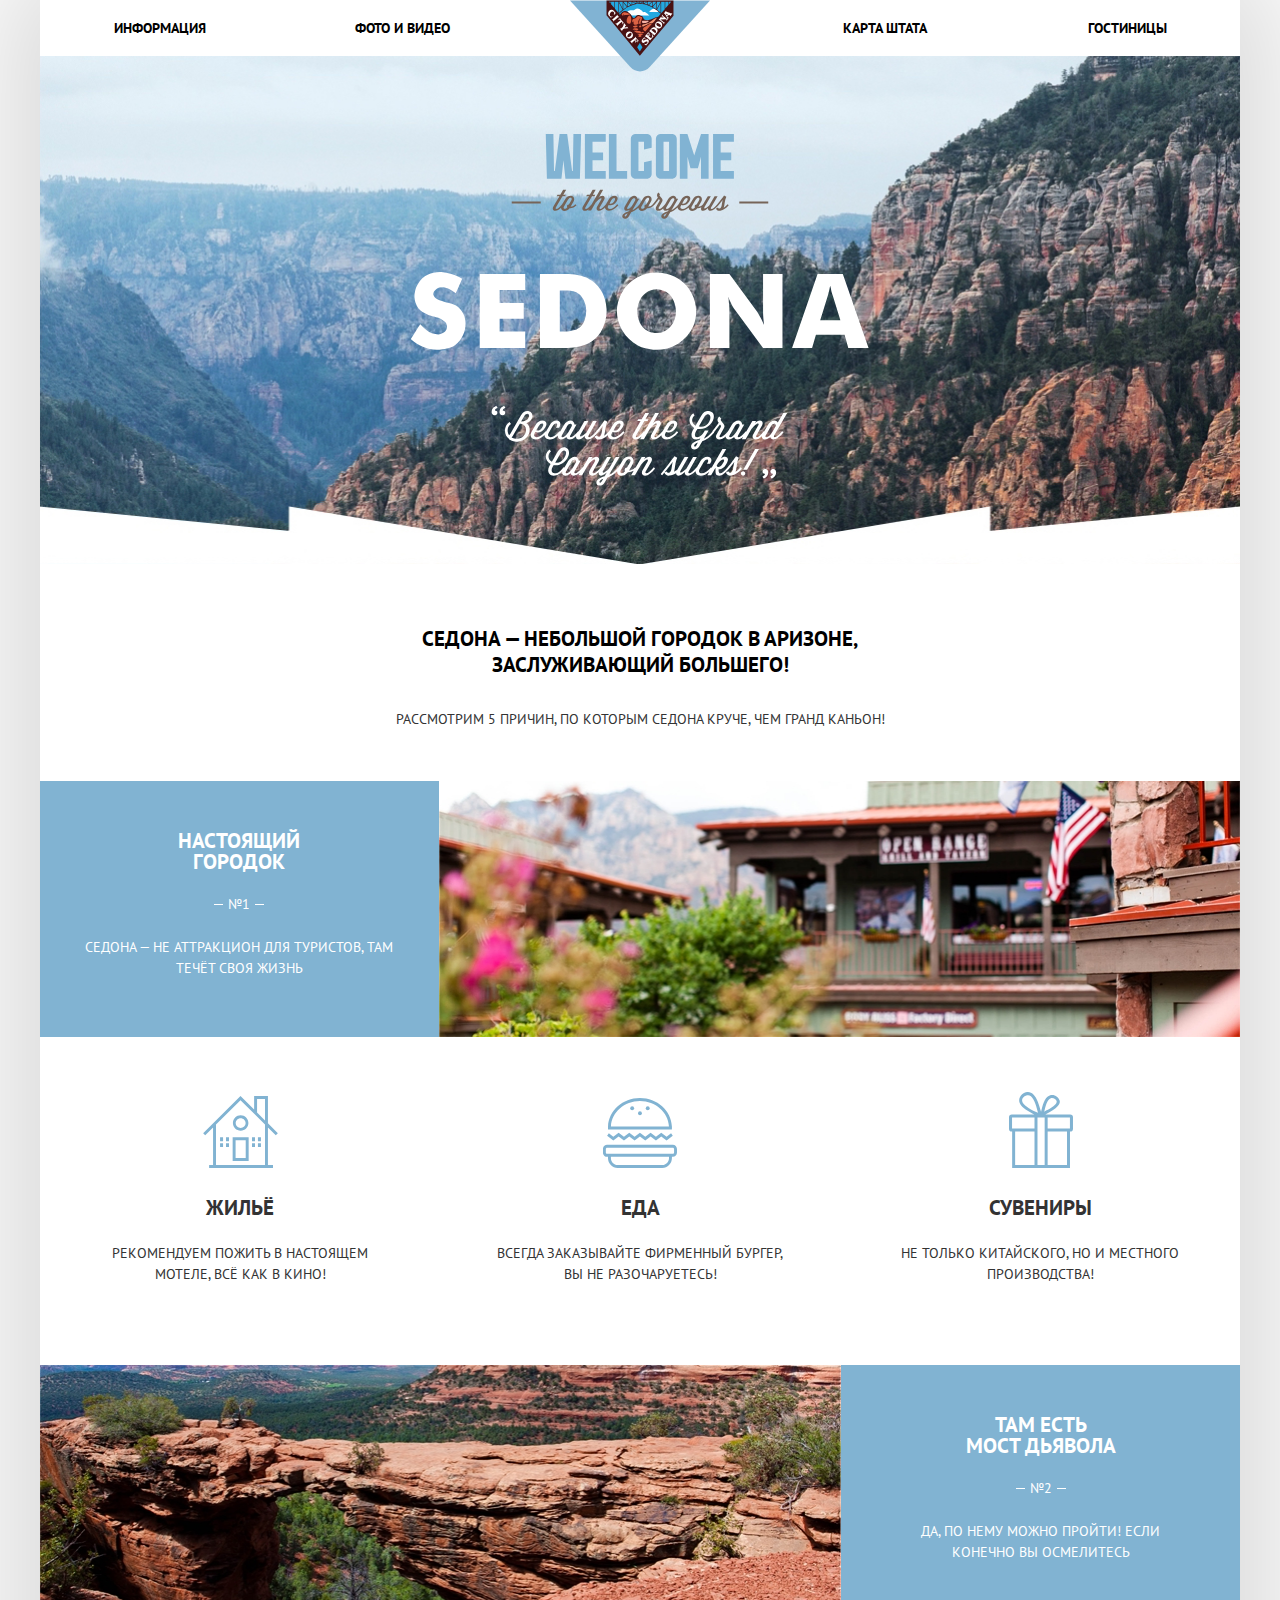
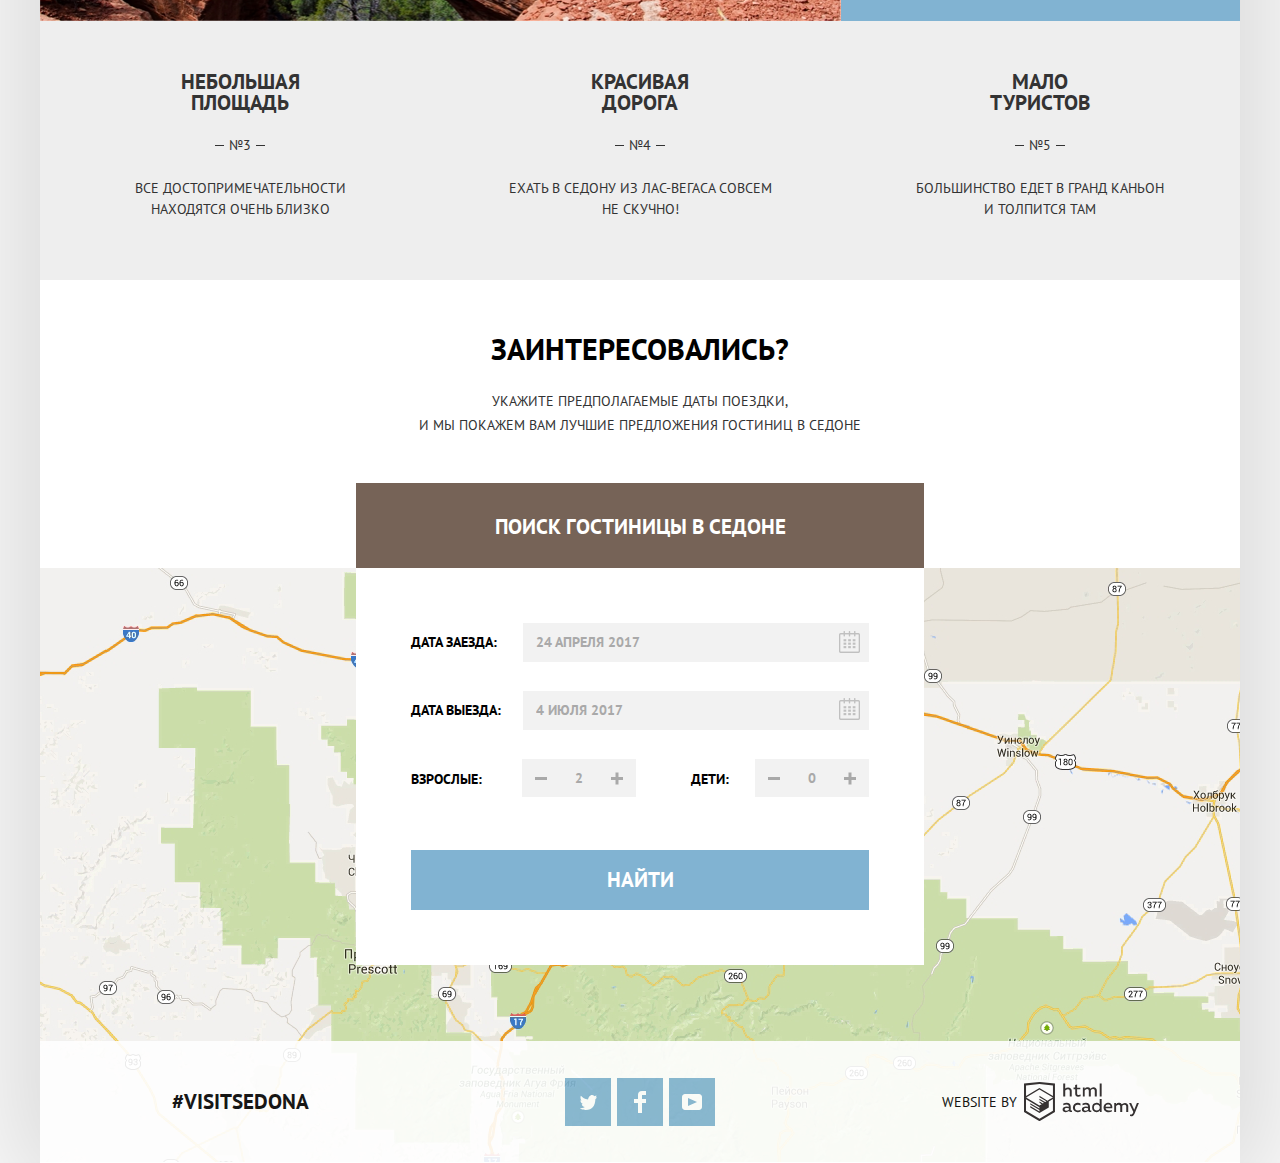
<file: index.html>
<!DOCTYPE html>
<html lang="ru">
  <head>
    <meta charset="utf-8">
    <title>HTML Academy: Седона</title>
    <link href="https://fonts.googleapis.com/css?family=PT+Sans:400,700&display=swap&subset=cyrillic" rel="stylesheet">
    <link href="css/normalize.css" rel="stylesheet"> 
    <link href="css/style-min.css" rel="stylesheet"> 
  </head>
  <body>
    <div class="container-page">
      <header class="header page">
        <nav class="navigation">
          <a href="index.html" class="logo">
            <img src="img/logo-sedona.svg" width="140" height="72" alt="Логотип Sity of Sedona" >
          </a>
          <ul class="site-navigation">
            <li class="site-navigation-menu">
              <ul>
                <li><a href="">Информация</a></li>
                <li><a href="">Фото и видео</a></li>
              </ul>
            </li>
            <li class="site-navigation-menu">
              <ul>
                <li><a href="">Карта штата</a></li>
                <li><a href="catalog.html">Гостиницы</a></li>
              </ul>
            </li>
          </ul>
        </nav>
      </header>

      <main class="container page">
        <section class="section-caption">
          <h1 class="visually-hidden">Sedona</h1>
          <img src="img/section-caption-welcome.svg" class="caption-img" width="459" height="353" alt="Welcome to the gorgeous Sedona because the grand canyon sucks!">
        </section>

        <section class="section-info">
          <h2 class="title-info">Седона — небольшой городок в Аризоне, заслуживающий большего!</h2>
          <p class="info">Рассмотрим 5 причин, по которым Седона круче, чем гранд каньон!</p>
        </section>

        <section class="benefits">
          <h2 class="visually-hidden">Список причин</h2>
          <ul class="benefits-list">
            <li class="benefits-item item-features">
              <div class="item benefits-size">
                <div class="item-box">
                  <h3>Настоящий городок</h3>
                  <p class="tiny">№1</p>
                  <p>Седона — не аттракцион для туристов, там течёт своя жизнь</p>
                </div>
                <img src="img/item-box-foto.jpg" class="benefits-img" width="800" height="256" alt="Фото городского пейзажа Седоны">
              </div>
              <div class="features">
                <ul class="features-list benefits-size">
                  <li class="features-item">
                    <div class="list-item">
                      <h4 class="item-benefits icon-1">Жильё</h4>
                      <p>Рекомендуем пожить в настоящем мотеле, всё как в кино!</p>
                    </div>
                  </li>
                  <li class="features-item">
                    <div class="list-item">
                      <h4 class="item-benefits icon-2">Еда</h4>
                      <p>Всегда заказывайте фирменный бургер, вы не разочаруетесь!</p>
                    </div>
                  </li>
                  <li class="features-item">
                    <div class="list-item">
                      <h4 class="item-benefits icon-3">Сувениры</h4>
                      <p>Не только китайского, но и местного производства!</p>
                    </div>
                  </li>
                </ul>
              </div>
            </li>
            <li class="benefits-item benefits-size benefits-bridge">
              <div class="item-box item-bridge">
                <h3>Там есть<br>мост Дьявола</h3>
                <p class="tiny">№2</p>
                <p>Да, по нему можно пройти! Если конечно вы осмелитесь</p>
              </div>
              <img src="img/item-bridge-foto.jpg" class="benefits-img" width="800" height="256" alt="Фото моста Дьявола в Седоне">
            </li>
            <li class="benefits-item item-row">
              <div class="list-item">
                <h3>Небольшая площадь</h3>
                <p class="tiny">№3</p>
                <p class="text-row">Все достопримечательности находятся очень близко</p>
              </div> 
            </li>
            <li class="benefits-item item-row">
              <div class="list-item">
                <h3>Красивая дорога</h3>
                <p class="tiny">№4</p>
                <p class="text-row">Ехать в Седону из Лас-Вегаса совсем не скучно!</p>
              </div>
            </li>
            <li class="benefits-item item-row">
              <div class="list-item">
                <h3>Мало туристов</h3>
                <p class="tiny">№5</p>
                <p class="text-row-5">Большинство едет в гранд каньон и толпится там</p>
              </div>
            </li>
          </ul>
        </section>

        <section class="modal">
          <h2 class="visually-hidden">Где остановиться в Седоне</h2>
          <p class="modal-subtitle">Заинтересовались?</p>
          <p class="modal-text">Укажите предполагаемые даты поездки,<br>и мы покажем вам лучшие предложения гостиниц в Седоне</p>
          <div class="modal-search">
            <button type="button" class="button btn-search btn-modal">Поиск гостиницы в Седоне</button>
            <form class="modal-form" action="https://echo.htmlacademy.ru" method="post">
              <label>
                Дата заезда:
                <input class="forms date-form" type="text" name="arrival" value="" placeholder="24 апреля 2017" autocomplete="off" required>
              </label>
              <button class="icon-form" type="button"></button>
              <label>
                Дата выезда:
                <input class="forms date-form" type="text" name="departure" value="" placeholder="4 июля 2017" autocomplete="off" required>
              </label>
              <button class="icon-form icon-form-departure" type="button"></button>
              <div class="form-number">
                <div class="form-number-box">
                  <label for="number-adult">Взрослые:</label>
                  <div class="number-box">
                    <button class="btn btn-min-adult" type="button" aria-label="Минус"></button>
                    <input class="forms number-form form-adult" type="text" value="" name="adult" id="number-adult" placeholder="2" autocomplete="off" required>
                    <button class="btn btn-large btn-max-adult" type="button" aria-label="Плюс"></button>
                  </div>
                </div>
                <div class="form-number-box">
                  <label class="number-child" for="number-children">Дети:</label>
                  <div class="number-box">
                    <button class="btn btn-min-children" type="button" aria-label="минус"></button>
                    <input class="forms number-form form-children" type="text" value="" name="children" id="number-children" placeholder="0" autocomplete="off" required>
                    <button class="btn btn-large btn-max-children" type="button" aria-label="Плюс"></button>
                  </div>
                </div>
              </div>
              <button type="submit" class="button btn-submit">Найти</button>
            </form>
          </div>
        </section>

        <section class="section-map">
          <h2 class="visually-hidden">Как добраться до Седоны. Карта.</h2>
          <img src="img/map.png" width="1200" height="594" alt="Карта окрестностей Седоны">
        </section>
      </main>

      <footer class="main-footer page">
        <div class="footer-container">
          <p class="hashtag">#visitsedona</p>
          <ul class="footer-social">
            <li><a href="" class="social-button">
              <span class="visually-hidden">Твиттер</span>
              <svg xmlns="http://www.w3.org/2000/svg" xmlns:xlink="http://www.w3.org/1999/xlink" width="17" height="15" viewBox="0 0 17 15">
                <path fill="#FFF" d="M10.95.144c1.685-.496 2.984.27 3.577 1.179.673-.231 1.331-.481 2.011-.708a2.345 2.345 0 0 1-.857 1.768c.685.17 1.304-.491 1.304-.491-.169 1-1.006 1.788-1.563 2.024-.231 6.75-3.175 11.217-10.077 11.082h-.446c-.41 0-4.164-.46-4.898-1.887 2.271.196 3.893-.422 4.693-1.177-.96-.3-2.679-.477-2.979-2.95.349.106.564.228 1.19.119C1.705 8.247.374 7.53.448 5.33c.285.328 1.067.536 1.34.472C1.085 5.561-.182 2.442.894.85c1.818 1.854 3.735 3.606 7.152 3.773C8.254 2.33 9.183.793 10.95.144z"/>
              </svg>
            </a></li>
            <li><a href="" class="social-button">
              <span class="visually-hidden">Фейсбук</span>
              <svg xmlns="http://www.w3.org/2000/svg" width="12" height="22" viewBox="0 0 12 22">
                <path fill="#FFF" d="M12 4V0H8a4 4 0 0 0-4 4v4H0v4h4v10h4V12h4V8H8V4h4z"/>
              </svg>
            </a></li>
            <li><a href="" class="social-button">
              <span class="visually-hidden">Ютуб</span>
              <svg xmlns="http://www.w3.org/2000/svg" xmlns:xlink="http://www.w3.org/1999/xlink" width="20" height="16" viewBox="0 0 20 16">
                <path fill="#FFF" d="M17 0H3C1.35 0 0 1.35 0 3v10c0 1.65 1.35 3 3 3h14c1.65 0 3-1.35 3-3V3c0-1.65-1.35-3-3-3zM6.027 11.998V4.002L15.014 8l-8.987 3.998z"/>
              </svg>
            </a></li>
          </ul>
          <div class="footer-copyright">
            <p>Website by</p>
            <a href="https://htmlacademy.ru/intensive/htmlcss" class="icon-logo" tabindex="0">
              <span class="visually-hidden">HTML Academy</span>
              <svg id="Layer_1" data-name="Layer 1" xmlns="http://www.w3.org/2000/svg" viewBox="0 0 108.08 36.85">
                <title>logo-htmlacademy-small1</title>
                <path d="M44.61,26.88a2,2,0,0,0,.55-0.1v1.33a3.25,3.25,0,0,1-1.18.21,1.67,1.67,0,0,1-1.67-1,4.84,4.84,0,0,1-3.14,1.08c-1.51,0-2.91-.83-2.91-2.55,0-2.13,2-2.79,3.71-2.79a11.08,11.08,0,0,1,2.17.25v-0.3c0-1-.76-1.77-2.19-1.77a7.42,7.42,0,0,0-3,.64v-1.7a10.21,10.21,0,0,1,3.19-.55c2.36,0,3.81,1.12,3.81,3.65v3a0.54,0.54,0,0,0,.49.59h0.17Zm-6.44-1.13A1.35,1.35,0,0,0,39.63,27h0.11a3.39,3.39,0,0,0,2.41-1V24.58a9.72,9.72,0,0,0-1.81-.21c-1,0-2.16.33-2.16,1.38h0Zm12.36-6.11a5,5,0,0,1,2.57.64V22a4.08,4.08,0,0,0-2.3-.7,2.75,2.75,0,1,0,0,5.49,5,5,0,0,0,2.43-.64v1.71a6.27,6.27,0,0,1-2.76.57A4.21,4.21,0,0,1,46,24.51q0-.21,0-0.41a4.32,4.32,0,0,1,4.18-4.46h0.38Zm12.17,7.24a2,2,0,0,0,.55-0.1v1.33a3.25,3.25,0,0,1-1.18.21,1.67,1.67,0,0,1-1.67-1,4.84,4.84,0,0,1-3.14,1.08c-1.51,0-2.91-.83-2.91-2.55,0-2.13,2-2.79,3.71-2.79a11.08,11.08,0,0,1,2.17.25v-0.3c0-1-.76-1.77-2.19-1.77a7.42,7.42,0,0,0-3,.64v-1.7a10.21,10.21,0,0,1,3.19-.55c2.36,0,3.81,1.12,3.81,3.65v3a0.54,0.54,0,0,0,.49.59h0.17Zm-6.44-1.13A1.35,1.35,0,0,0,57.73,27h0.11a3.39,3.39,0,0,0,2.41-1V24.58a9.72,9.72,0,0,0-1.81-.21c-1.06,0-2.16.33-2.16,1.38h0ZM73,16V28.2H71.35V26.88a3.88,3.88,0,0,1-3.19,1.54,4.4,4.4,0,0,1,0-8.78,3.81,3.81,0,0,1,3,1.3V16H73Zm-4.53,5.22a2.76,2.76,0,1,0,0,5.52A2.86,2.86,0,0,0,71.15,25V23A2.91,2.91,0,0,0,68.49,21.27ZM79,19.64c3.31,0,4.46,2.68,3.92,5.09H76.7c0.21,1.5,1.67,2.11,3.19,2.11a6.11,6.11,0,0,0,2.64-.59v1.6a7.14,7.14,0,0,1-3,.57C77,28.42,74.78,27,74.78,24a4.18,4.18,0,0,1,4-4.39H79Zm0.09,1.54a2.28,2.28,0,0,0-2.44,2.1v0.06H81.3A2,2,0,0,0,79.13,21.18Zm5.73,7V19.87h1.65v1a3.81,3.81,0,0,1,2.78-1.27A2.86,2.86,0,0,1,91.89,21a4.12,4.12,0,0,1,2.91-1.33A3.06,3.06,0,0,1,98,23V28.2h-1.9V23.05a1.59,1.59,0,0,0-1.42-1.75H94.42a2.8,2.8,0,0,0-2.07,1.12V28.2h-1.9V23.05A1.59,1.59,0,0,0,89,21.31H88.8a3,3,0,0,0-2.21,1.29v5.63H84.86Zm21.31-8.33h1.9l-3.91,9.46c-0.9,2.17-2.09,2.86-3.35,2.86a4.76,4.76,0,0,1-1.1-.14V30.46a2.86,2.86,0,0,0,.85.12c0.9,0,1.58-.64,2.07-1.9l0.17-.42-4-8.4h2l2.86,6.29ZM38.73,1.46V6.22a3.81,3.81,0,0,1,2.7-1.14,3.25,3.25,0,0,1,3.44,3.4v5.15H43V8.72a1.81,1.81,0,0,0-1.61-2h-0.3a2.93,2.93,0,0,0-2.32,1.39v5.52h-1.9V1.46h1.9ZM49.94,2.31v3h3V6.91h-3v3.81c0,1.1.5,1.46,1.58,1.46a4.49,4.49,0,0,0,1.69-.33v1.6A6.8,6.8,0,0,1,51,13.8a2.55,2.55,0,0,1-2.86-2.74V6.89H46.58V5.26h1.5V2.74Zm5.4,11.31V5.28H57v1A3.81,3.81,0,0,1,59.77,5a2.86,2.86,0,0,1,2.6,1.33A4.12,4.12,0,0,1,65.28,5,3.06,3.06,0,0,1,68.44,8.4v5.21h-1.9V8.46a1.59,1.59,0,0,0-1.42-1.75H64.89a2.8,2.8,0,0,0-2.07,1.12v5.78h-1.9V8.46A1.59,1.59,0,0,0,59.5,6.71H59.27A3,3,0,0,0,57.06,8v5.63H55.34ZM71.17,1.45H73V13.6H71.17V1.45ZM14.71,0H14.55L0,1.54V28.21l14.55,8.66,14.55-8.66V1.54Zm12.5,27.1L14.55,34.64,1.9,27.12V16.18l12.59,7.5V25L5.86,19.9v1.31l8.68,5.21v1.39L5.87,22.65V24l8.68,5.21,8.75-5.24V18.31L27.2,16V27.12Zm0-12.53-3.48,2-1.6,1L14.51,13v1.31L21,18.23H21l-0.14.09-1,.54-5.37-3.2V17l4.24,2.52-1,.67-3.2-1.9v1.31l2.1,1.24L14.5,22.1,2,14.65,14.51,7.11Zm0-1.32L14.49,5.76,1.91,13.25v-10L14.56,1.92,27.21,3.25v10h0Z" transform="translate(0 -0.02)" fill="#231f20"/>
              </svg>
            </a>
          </div>
        </div>
      </footer>  
    </div>
  
    <script src="js/popup-min.js"></script>

  </body>
</html>
</file>
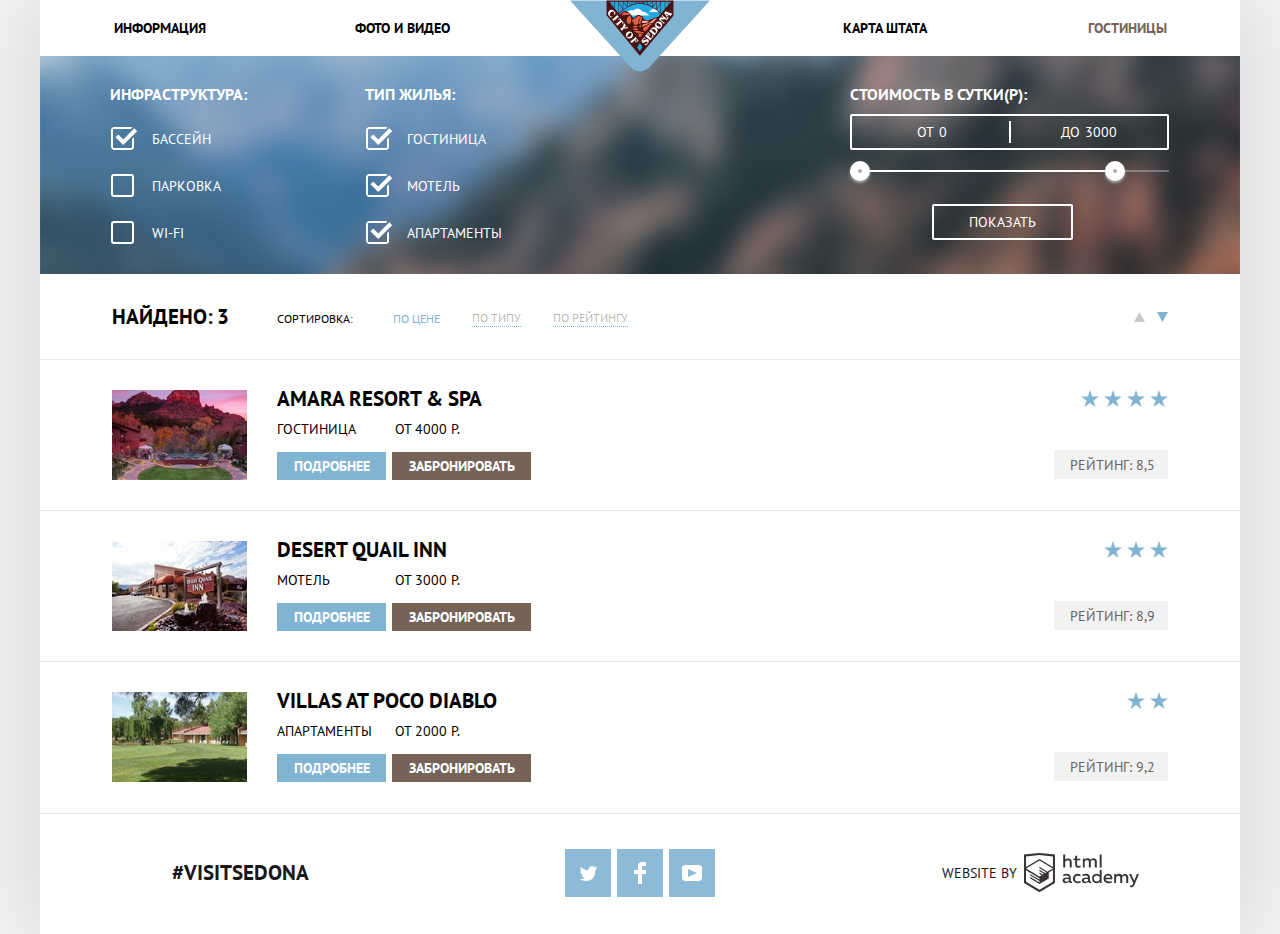
<file: catalog.html>
<!DOCTYPE html>
<html lang="ru">
  <head>
    <meta charset="utf-8">
    <title>HTML Academy: Седона</title>
    <link href="https://fonts.googleapis.com/css?family=PT+Sans:400,700&display=swap&subset=cyrillic" rel="stylesheet">
    <link href="css/normalize.css" rel="stylesheet"> 
    <link href="css/style-min.css" rel="stylesheet"> 
  </head>
  <body>
    <div class="container-page">
      <header class="header page">
        <nav class="navigation">
          <a href="index.html" class="logo">
            <img src="img/logo-sedona.svg" width="140" height="72" alt="Логотип Sity of Sedona">
          </a>
          <ul class="site-navigation">
            <li class="site-navigation-menu">
              <ul>
                <li><a href="">Информация</a></li>
                <li><a href="">Фото и видео</a></li>
              </ul>
            </li>
            <li class="site-navigation-menu">
              <ul>
                <li><a href="">Карта штата</a></li>
                <li class="item-current"><a href="catalog.html">Гостиницы</a></li>
              </ul>
            </li>
          </ul>
        </nav>
      </header>

      <main class="container page">
        <h1 class="visually-hidden">Гостиницы</h1>
        <section class="filters">
          <h2 class="visually-hidden">Параметры выбора гостиницы</h2>
          <form class="filter" action="https://echo.htmlacademy.ru" method="post">
            <fieldset class="filter-checkbox">
              <legend>Инфраструктура:</legend>
              <ul>
                <li class="filter-option">
                  <input class="visually-hidden filter-input filter-input-checkbox" type="checkbox" name="pool" id="file-pool" checked>
                  <label for="file-pool">Бассейн</label>
                </li>
                <li class="filter-option">
                  <input class="visually-hidden filter-input filter-input-checkbox" type="checkbox" name="parking" id="file-parking">
                  <label for="file-parking">Парковка</label>
                </li>
                <li class="filter-option">
                  <input class="visually-hidden filter-input filter-input-checkbox" type="checkbox" name="wi-fi" id="file-wi-fi">
                  <label for="file-wi-fi">Wi-Fi</label>
                </li>
              </ul>
            </fieldset>
            <fieldset class="filter-checkbox">
              <legend>Тип жилья:</legend>
              <ul>
                <li class="filter-option">
                  <input class="visually-hidden filter-input filter-input-checkbox" type="checkbox" name="hotel" id="file-hotel" checked>
                  <label for="file-hotel">Гостиница</label>
                </li>
                <li class="filter-option">
                  <input class="visually-hidden filter-input filter-input-checkbox" type="checkbox" name="motor-hotel" id="file-motor-hotel" checked>
                  <label for="file-motor-hotel">Мотель</label>
                </li>
                <li class="filter-option">
                  <input class="visually-hidden filter-input filter-input-checkbox" type="checkbox" name="apartment" id="file-apartment" checked>
                  <label for="file-apartment">Апартаменты</label>
                </li>
              </ul>
            </fieldset>
            <div class="filter-box-cost">
              <div class="filter-range">
                <div class="filter-range-title">
                  Стоимость в сутки(р):
                </div>
                <div class="price-controls">
                  <label class="min-price">
                    от<input type="text" name="min-price" value="0">
                  </label>
                  <label class="max-price">
                    до<input type="text" name="max-price" value="3000">
                  </label>
                </div>
                <div class="range-controls">
                  <div class="scale">
                    <div class="bar"></div>
                  </div>
                  <div class="range-toggle range-toggle-min"></div>
                  <div class="range-toggle range-toggle-max"></div>
                </div>
                <button class="btn-transparent" type="submit">Показать</button>
              </div>
            </div>
          </form>
        </section>

        <section class="filter-results">
          <h2 class="visually-hidden">Сортировка результатов</h2>
          <div class="search">
            <p>Найдено:</p> 
            <p>3</p>
          </div>
          <h3>Сортировка:</h3>
          <a class="filter-type filter-active" href="" tabindex="0">По цене</a>
          <a class="filter-type" href="" tabindex="0">По типу</a>
          <a class="filter-type" href="" tabindex="0">По рейтингу</a>
          <div class="control">    
            <a href="" class="btn-control" aria-label="Прокрутить вверх">
              <svg xmlns="http://www.w3.org/2000/svg" width="11" height="10" viewBox="0 0 11 10"><path fill="#231F20" d="M5.5 0L0 10h11z"/></svg>
            </a>
            <a href="" class="btn-control btn-active" aria-label="Прокрутить вниз">
              <svg xmlns="http://www.w3.org/2000/svg" width="11" height="10" viewBox="0 0 11 10"><path fill="#231F20" d="M5.5 10L0 0h11"/></svg>
            </a>
          </div>
        </section>
              
        <section class="catalog">
          <h2 class="visually-hidden">Список гостиниц</h2>
          <ul class="catalog-list">
            <li class="catalog-item">
              <a href="">
                <img src="img/catalog-item-hotel-1.jpg" width="135" height="90" alt="Гостиница Amara Resort & Spa">
              </a>
              <div class="catalog-info">
                <a href="" class="item-link">
                  <h3>Amara Resort & Spa</h3>
                </a>
                <div class="item-text">
                  <span>Гостиница</span>
                  <span>от 4000 Р.</span>
                </div>
                <div class="buttons">
                  <a class="button btn-submit" href="">Подробнее</a>
                  <a class="button btn-search" href="">Забронировать</a>  
                </div> 
              </div>    
              <div class="rating-box">       
                <ul class="catalog-list-star">
                  <li></li>
                  <li></li>
                  <li></li>
                  <li></li>
                </ul>
                <p class="item-rating">Рейтинг: 8,5</p>
              </div>
            </li>

            <li class="catalog-item">
              <a href="">
                <img src="img/catalog-item-hotel-2.jpg" width="135" height="90" alt="Мотель Desert Quail Inn">
              </a>
              <div class="catalog-info">
                <a href="" class="item-link">
                  <h3>Desert Quail Inn</h3>
                </a>
                <div class="item-text">
                  <span>Мотель</span>
                  <span>от 3000 Р.</span>
                </div>
                <div class="buttons">
                  <a class="button btn-submit" href="">Подробнее</a>
                  <a class="button btn-search" href="">Забронировать</a> 
                </div>
              </div>   
              <div class="rating-box">           
                <ul class="catalog-list-star">
                  <li></li>
                  <li></li>
                  <li></li>
                </ul>
                <p class="item-rating">Рейтинг: 8,9</p>
              </div>
            </li>

            <li class="catalog-item">
              <a href="">
                <img src="img/catalog-item-hotel-3.jpg" width="135" height="90" alt="Апартаменты Villas at Poco Diablo">
              </a>
              <div class="catalog-info">
                <a href="" class="item-link">
                  <h3>Villas at Poco Diablo</h3>
                </a>
                <div class="item-text">
                  <span>Апартаменты</span>
                  <span>от 2000 Р.</span>
                </div>
                <div class="buttons">
                  <a class="button btn-submit" href="">Подробнее</a>
                  <a class="button btn-search" href="">Забронировать</a>
                </div> 
              </div>    
              <div class="rating-box">         
                <ul class="catalog-list-star">
                  <li></li>
                  <li></li>
                </ul>
                <p class="item-rating">Рейтинг: 9,2</p>
              </div>
            </li>
          </ul>
        </section>
      </main>

      <footer class="main-footer page">
        <div class="footer-container">
          <p class="hashtag">#visitsedona</p>
          <ul class="footer-social">
            <li><a href="" class="social-button">
              <span class="visually-hidden">Твиттер</span>
              <svg xmlns="http://www.w3.org/2000/svg" xmlns:xlink="http://www.w3.org/1999/xlink" width="17" height="15" viewBox="0 0 17 15">
                <path fill="#FFF" d="M10.95.144c1.685-.496 2.984.27 3.577 1.179.673-.231 1.331-.481 2.011-.708a2.345 2.345 0 0 1-.857 1.768c.685.17 1.304-.491 1.304-.491-.169 1-1.006 1.788-1.563 2.024-.231 6.75-3.175 11.217-10.077 11.082h-.446c-.41 0-4.164-.46-4.898-1.887 2.271.196 3.893-.422 4.693-1.177-.96-.3-2.679-.477-2.979-2.95.349.106.564.228 1.19.119C1.705 8.247.374 7.53.448 5.33c.285.328 1.067.536 1.34.472C1.085 5.561-.182 2.442.894.85c1.818 1.854 3.735 3.606 7.152 3.773C8.254 2.33 9.183.793 10.95.144z"/>
              </svg>
            </a></li>
            <li><a href="" class="social-button">
              <span class="visually-hidden">Фейсбук</span>
              <svg xmlns="http://www.w3.org/2000/svg" width="12" height="22" viewBox="0 0 12 22">
                <path fill="#FFF" d="M12 4V0H8a4 4 0 0 0-4 4v4H0v4h4v10h4V12h4V8H8V4h4z"/>
              </svg>
            </a></li>
            <li><a href="" class="social-button">
              <span class="visually-hidden">Ютуб</span>
              <svg xmlns="http://www.w3.org/2000/svg" xmlns:xlink="http://www.w3.org/1999/xlink" width="20" height="16" viewBox="0 0 20 16">
                <path fill="#FFF" d="M17 0H3C1.35 0 0 1.35 0 3v10c0 1.65 1.35 3 3 3h14c1.65 0 3-1.35 3-3V3c0-1.65-1.35-3-3-3zM6.027 11.998V4.002L15.014 8l-8.987 3.998z"/>
              </svg>
            </a></li>
          </ul>
          <div class="footer-copyright">
            <p>Website by</p>
            <a href="https://htmlacademy.ru/intensive/htmlcss" class="icon-logo" tabindex="0">
              <span class="visually-hidden">HTML Academy</span>
              <svg id="Layer_1" data-name="Layer 1" xmlns="http://www.w3.org/2000/svg" viewBox="0 0 108.08 36.85">
                <title>logo-htmlacademy-small1</title>
                <path d="M44.61,26.88a2,2,0,0,0,.55-0.1v1.33a3.25,3.25,0,0,1-1.18.21,1.67,1.67,0,0,1-1.67-1,4.84,4.84,0,0,1-3.14,1.08c-1.51,0-2.91-.83-2.91-2.55,0-2.13,2-2.79,3.71-2.79a11.08,11.08,0,0,1,2.17.25v-0.3c0-1-.76-1.77-2.19-1.77a7.42,7.42,0,0,0-3,.64v-1.7a10.21,10.21,0,0,1,3.19-.55c2.36,0,3.81,1.12,3.81,3.65v3a0.54,0.54,0,0,0,.49.59h0.17Zm-6.44-1.13A1.35,1.35,0,0,0,39.63,27h0.11a3.39,3.39,0,0,0,2.41-1V24.58a9.72,9.72,0,0,0-1.81-.21c-1,0-2.16.33-2.16,1.38h0Zm12.36-6.11a5,5,0,0,1,2.57.64V22a4.08,4.08,0,0,0-2.3-.7,2.75,2.75,0,1,0,0,5.49,5,5,0,0,0,2.43-.64v1.71a6.27,6.27,0,0,1-2.76.57A4.21,4.21,0,0,1,46,24.51q0-.21,0-0.41a4.32,4.32,0,0,1,4.18-4.46h0.38Zm12.17,7.24a2,2,0,0,0,.55-0.1v1.33a3.25,3.25,0,0,1-1.18.21,1.67,1.67,0,0,1-1.67-1,4.84,4.84,0,0,1-3.14,1.08c-1.51,0-2.91-.83-2.91-2.55,0-2.13,2-2.79,3.71-2.79a11.08,11.08,0,0,1,2.17.25v-0.3c0-1-.76-1.77-2.19-1.77a7.42,7.42,0,0,0-3,.64v-1.7a10.21,10.21,0,0,1,3.19-.55c2.36,0,3.81,1.12,3.81,3.65v3a0.54,0.54,0,0,0,.49.59h0.17Zm-6.44-1.13A1.35,1.35,0,0,0,57.73,27h0.11a3.39,3.39,0,0,0,2.41-1V24.58a9.72,9.72,0,0,0-1.81-.21c-1.06,0-2.16.33-2.16,1.38h0ZM73,16V28.2H71.35V26.88a3.88,3.88,0,0,1-3.19,1.54,4.4,4.4,0,0,1,0-8.78,3.81,3.81,0,0,1,3,1.3V16H73Zm-4.53,5.22a2.76,2.76,0,1,0,0,5.52A2.86,2.86,0,0,0,71.15,25V23A2.91,2.91,0,0,0,68.49,21.27ZM79,19.64c3.31,0,4.46,2.68,3.92,5.09H76.7c0.21,1.5,1.67,2.11,3.19,2.11a6.11,6.11,0,0,0,2.64-.59v1.6a7.14,7.14,0,0,1-3,.57C77,28.42,74.78,27,74.78,24a4.18,4.18,0,0,1,4-4.39H79Zm0.09,1.54a2.28,2.28,0,0,0-2.44,2.1v0.06H81.3A2,2,0,0,0,79.13,21.18Zm5.73,7V19.87h1.65v1a3.81,3.81,0,0,1,2.78-1.27A2.86,2.86,0,0,1,91.89,21a4.12,4.12,0,0,1,2.91-1.33A3.06,3.06,0,0,1,98,23V28.2h-1.9V23.05a1.59,1.59,0,0,0-1.42-1.75H94.42a2.8,2.8,0,0,0-2.07,1.12V28.2h-1.9V23.05A1.59,1.59,0,0,0,89,21.31H88.8a3,3,0,0,0-2.21,1.29v5.63H84.86Zm21.31-8.33h1.9l-3.91,9.46c-0.9,2.17-2.09,2.86-3.35,2.86a4.76,4.76,0,0,1-1.1-.14V30.46a2.86,2.86,0,0,0,.85.12c0.9,0,1.58-.64,2.07-1.9l0.17-.42-4-8.4h2l2.86,6.29ZM38.73,1.46V6.22a3.81,3.81,0,0,1,2.7-1.14,3.25,3.25,0,0,1,3.44,3.4v5.15H43V8.72a1.81,1.81,0,0,0-1.61-2h-0.3a2.93,2.93,0,0,0-2.32,1.39v5.52h-1.9V1.46h1.9ZM49.94,2.31v3h3V6.91h-3v3.81c0,1.1.5,1.46,1.58,1.46a4.49,4.49,0,0,0,1.69-.33v1.6A6.8,6.8,0,0,1,51,13.8a2.55,2.55,0,0,1-2.86-2.74V6.89H46.58V5.26h1.5V2.74Zm5.4,11.31V5.28H57v1A3.81,3.81,0,0,1,59.77,5a2.86,2.86,0,0,1,2.6,1.33A4.12,4.12,0,0,1,65.28,5,3.06,3.06,0,0,1,68.44,8.4v5.21h-1.9V8.46a1.59,1.59,0,0,0-1.42-1.75H64.89a2.8,2.8,0,0,0-2.07,1.12v5.78h-1.9V8.46A1.59,1.59,0,0,0,59.5,6.71H59.27A3,3,0,0,0,57.06,8v5.63H55.34ZM71.17,1.45H73V13.6H71.17V1.45ZM14.71,0H14.55L0,1.54V28.21l14.55,8.66,14.55-8.66V1.54Zm12.5,27.1L14.55,34.64,1.9,27.12V16.18l12.59,7.5V25L5.86,19.9v1.31l8.68,5.21v1.39L5.87,22.65V24l8.68,5.21,8.75-5.24V18.31L27.2,16V27.12Zm0-12.53-3.48,2-1.6,1L14.51,13v1.31L21,18.23H21l-0.14.09-1,.54-5.37-3.2V17l4.24,2.52-1,.67-3.2-1.9v1.31l2.1,1.24L14.5,22.1,2,14.65,14.51,7.11Zm0-1.32L14.49,5.76,1.91,13.25v-10L14.56,1.92,27.21,3.25v10h0Z" transform="translate(0 -0.02)" fill="#231f20"/>
              </svg>
            </a>
          </div>
        </div>
      </footer>
    </div>
  </body>
</html>
</file>
<file: css/style-min.css>
body{margin:0;padding:0;min-width:1200px;background-color:#fff}.container-page{max-width:1200px;min-width:1200px;margin:0 auto;padding:0;font-family:"PT Sans",Arial,sans-serif;font-size:14px;line-height:21px;font-weight:400;color:#000;text-transform:uppercase;background-color:#fff;-webkit-box-shadow:0 0 110px 40px #dbdbdb;box-shadow:0 0 110px 40px #dbdbdb}@media screen and (min-width:1200px){.container-page{overflow-x:hidden;overflow-y:hidden}}.page{width:100%;margin:0 auto}a{text-decoration:none}.header{position:relative}.logo img{position:absolute;z-index:1;top:0;left:0;right:0;margin:auto}.navigation{font-size:14px;font-weight:700;line-height:26px;color:#000;background-color:#fff}.site-navigation{display:-webkit-box;display:-ms-flexbox;display:flex;-webkit-box-pack:justify;-ms-flex-pack:justify;justify-content:space-between;padding:0;padding-top:15px;padding-bottom:15px;margin:0}.site-navigation-menu{display:-webkit-box;display:-ms-flexbox;display:flex;-webkit-box-pack:justify;-ms-flex-pack:justify;justify-content:space-between;padding:0;margin:0}.site-navigation-menu:last-of-type{margin-right:-7px}.site-navigation,.site-navigation-menu,.site-navigation-menu ul,.benefits-list,.features-list{list-style:none}.site-navigation-menu ul{display:-webkit-box;display:-ms-flexbox;display:flex;-ms-flex-pack:distribute;justify-content:space-around;width:484px;padding:0;margin:0}.site-navigation a{color:#000}.site-navigation a:hover{color:#81b3d2}.site-navigation a:focus{color:#bebebe}.site-navigation a:active{color:#766357}.item-current a{color:#766357}.section-caption{position:relative;display:-webkit-box;display:-ms-flexbox;display:flex;-webkit-box-pack:center;-ms-flex-pack:center;justify-content:center;-webkit-box-align:center;-ms-flex-align:center;align-items:center;min-height:508px;background-color:#385265;background-image:url(../img/background-section-caption.jpg);background-position:bottom;background-repeat:no-repeat;background-size:cover}@media (min-width:1200px){.section-caption{max-width:100%}}.section-caption img{position:absolute;top:50%;bottom:50%;left:50%;right:50%;-webkit-transform:translate(-50%,-50%);-ms-transform:translate(-50%,-50%);transform:translate(-50%,-50%)}.section-info{display:-webkit-box;display:-ms-flexbox;display:flex;-webkit-box-orient:vertical;-webkit-box-direction:normal;-ms-flex-direction:column;flex-direction:column;-webkit-box-align:center;-ms-flex-align:center;align-items:center;margin:0;padding:62px;padding-bottom:49px}.title-info{display:inline-block;vertical-align:center;text-align:center;max-width:50%;margin:0;margin-bottom:28px;padding:0;font-size:21px;font-weight:700;line-height:26px}.info{text-align:center;padding:0;margin:0;color:#333;font-size:14px;font-weight:400;line-height:26px}.benefits{padding:0;margin:0}.benefits-img{width:67%}.benefits-list{display:-webkit-box;display:-ms-flexbox;display:flex;-webkit-box-orient:horizontal;-webkit-box-direction:normal;-ms-flex-direction:row;flex-direction:row;-ms-flex-wrap:wrap;flex-wrap:wrap;padding:0;margin:0}.benefits-item{display:-webkit-box;display:-ms-flexbox;display:flex;padding:0;margin:0}.benefits-item,.features-item{color:#333}.benefits-item h3,.features-item h4{font-size:21px;font-weight:700;line-height:21px;max-width:157px}.item-bridge h3{max-width:180px}.item-features{-ms-flex-wrap:wrap;flex-wrap:wrap}.benefits-size{width:1200px}.item{display:-webkit-box;display:-ms-flexbox;display:flex;padding:0;margin:0}.item-box{display:-webkit-box;display:-ms-flexbox;display:flex;-webkit-box-orient:vertical;-webkit-box-direction:normal;-ms-flex-direction:column;flex-direction:column;-webkit-box-align:center;-ms-flex-align:center;align-items:center;width:400px;margin:0;padding:0;padding-top:49px;padding-bottom:20px;background-color:#81b3d2;color:#fff}.item-box h3,.list-item h3,.item-box p:first-of-type,.item-row p:first-of-type{text-align:center;padding:0;margin:0;margin-bottom:22px}.item-box p{max-width:320px}.item-bridge p{max-width:304px}.item-box p,.list-item p{text-align:center;padding:0;margin:0}.item-box p,.features-item p{font-size:14px;font-weight:400;line-height:21px}.tiny{display:-webkit-box;display:-ms-flexbox;display:flex;-webkit-box-align:center;-ms-flex-align:center;align-items:center;-webkit-box-pack:center;-ms-flex-pack:center;justify-content:center;padding:0 2px}.tiny::before,.tiny::after{content:" ";display:block;width:9px;height:1px;margin:0 5px;background:#fff}.item-row .tiny::before,.item-row .tiny::after{background:#333}.features{padding:0;margin:0}.features-list{display:-webkit-box;display:-ms-flexbox;display:flex;-ms-flex-pack:distribute;justify-content:space-around;-ms-flex-wrap:wrap;flex-wrap:wrap;padding:0;margin:0}.features-item{display:-webkit-box;display:-ms-flexbox;display:flex;min-height:188px;margin:0;padding:0;padding-top:60px;padding-bottom:80px}.list-item{display:-webkit-box;display:-ms-flexbox;display:flex;-webkit-box-orient:vertical;-webkit-box-direction:normal;-ms-flex-direction:column;flex-direction:column;-webkit-box-pack:end;-ms-flex-pack:end;justify-content:flex-start;-webkit-box-align:center;-ms-flex-align:center;align-items:center;padding:0;margin:0}@media all and (-ms-high-contrast:none),(-ms-high-contrast:active){.list-item p{max-width:360px}}.list-item p{max-width:300px}.item-benefits{position:relative;margin:0;margin-top:100px;margin-bottom:25px;padding:0}.item-benefits::before{content:" ";position:absolute;bottom:50px;left:50%;margin-left:-37px}.icon-1::before{width:75px;height:72px;background-image:url(../img/icon-1-house.svg);background-repeat:no-repeat}.icon-2::before{width:74px;height:70px;background-image:url(../img/icon-2-burger.svg);background-repeat:no-repeat}.icon-3::before{margin-left:-31px;width:64px;height:76px;background-image:url(../img/icon-3-souvenir.svg);background-repeat:no-repeat}.benefits-bridge{-webkit-box-orient:horizontal;-webkit-box-direction:reverse;-ms-flex-direction:row-reverse;flex-direction:row-reverse}.item-row{-webkit-box-pack:center;-ms-flex-pack:center;justify-content:center;width:400px;padding-top:50px;padding-bottom:60px;background-color:#eee}.item-row .text-row{max-width:266px}.item-row .text-row-5{max-width:255px}.modal{display:-webkit-box;display:-ms-flexbox;display:flex;-webkit-box-orient:vertical;-webkit-box-direction:normal;-ms-flex-direction:column;flex-direction:column;-webkit-box-align:center;-ms-flex-align:center;align-items:center;padding:0;padding-right:20px;padding-top:51px;padding-left:20px;margin:0}.modal-subtitle{padding:0;margin:0;margin-bottom:22px;font-size:30px;font-weight:700;line-height:36px}.modal-text{text-align:center;padding:0;margin:0;margin-bottom:46px;font-size:14px;font-weight:400;line-height:24px;color:#333}.modal-form{position:absolute;top:85px;left:50%;-webkit-transform:translateX(-50%);-ms-transform:translateX(-50%);transform:translateX(-50%);display:-webkit-box;display:-ms-flexbox;display:flex;-webkit-box-orient:vertical;-webkit-box-direction:normal;-ms-flex-direction:column;flex-direction:column;width:458px;min-height:286px;margin:0;padding:55px;background-color:#fff}.modal-hide{display:none}.modal-search{position:relative;display:-webkit-box;display:-ms-flexbox;display:flex;width:568px;padding:0;margin:0}.modal-search label{display:-webkit-box;display:-ms-flexbox;display:flex;-webkit-box-pack:justify;-ms-flex-pack:justify;justify-content:space-between;-webkit-box-align:center;-ms-flex-align:center;align-items:center;padding:0;margin:0;margin-bottom:29px;font-size:14px;font-weight:700;text-transform:uppercase}.btn-search{width:auto;margin:0;padding-top:31px;padding-right:5px;padding-bottom:28px;padding-left:5px;background-color:#766357}.btn-search:hover{background-color:#604e43}.btn-search:active{outline:none;color:rgba(255,255,255,.3);background-color:#503e33}.btn-search:focus{outline:none}.btn-modal{width:100%}.button{font:inherit;text-align:center;color:#fff;vertical-align:middle;font-size:21px;font-weight:700;line-height:26px;text-transform:uppercase;border:none}.forms,.btn{font:inherit;text-transform:uppercase;background:#f2f2f2;border:none}.forms:hover,.btn:hover{background-color:#ebebeb}.forms:focus,.btn:focus{background-color:#fff;outline:2px solid #e5e5e5;outline-offset:-2px}@media all and (-ms-high-contrast:none),(-ms-high-contrast:active){input[type="text"]{background:#f2f2f2;opacity:1;border:none}.forms,.btn{opacity:1;background:#f2f2f2;border:none}.forms:hover,.btn:hover{opacity:1;background:#ebebeb;border:none}.forms:focus,.btn:focus{opacity:1;background:#fff;border:none;outline:none;-webkit-box-shadow:inset 0 0 0 2px #e5e5e5;box-shadow:inset 0 0 0 2px #e5e5e5}}@media all and (-ms-high-contrast:none),(-ms-high-contrast:active){input{-webkit-transform:translateY(0);-ms-transform:translateY(0);transform:translateY(0)}}input::-webkit-input-placeholder{color:#a9a9a9;text-transform:uppercase}input::-moz-placeholder{color:#a9a9a9;opacity:1;text-transform:uppercase}input:-ms-input-placeholder{color:#a9a9a9;opacity:1;text-transform:uppercase}input::-ms-input-placeholder{color:#a9a9a9;opacity:1;text-transform:uppercase}input::placeholder{color:#a9a9a9;text-transform:uppercase}@media all and (-ms-high-contrast:none),(-ms-high-contrast:active){input::-webkit-input-placeholder{color:#a9a9a9;opacity:1;text-transform:uppercase}input::-moz-placeholder{color:#a9a9a9;opacity:1;text-transform:uppercase}input:-ms-input-placeholder{color:#a9a9a9;opacity:1;text-transform:uppercase}input::-ms-input-placeholder{color:#a9a9a9;opacity:1;text-transform:uppercase}input::placeholder{color:#a9a9a9;opacity:1;text-transform:uppercase}}.date-form{position:relative;width:324px;margin:0;padding-top:9px;padding-right:9px;padding-bottom:9px;padding-left:13px}.icon-form{position:absolute;right:62px;top:63px;width:23px;height:24px;border:none;background:transparent;background-image:url(../img/calendar.svg);background-repeat:no-repeat;opacity:.2}.icon-form-departure{-webkit-transform:translateY(67px);-ms-transform:translateY(67px);transform:translateY(67px)}@media all and (-ms-high-contrast:none){::-ms-backdrop,.icon-form-departure{-ms-transform:translateY(62px);transform:translateY(62px)}}.icon-form:hover{opacity:1}.icon-form:active,.icon-form:focus{background-image:url(../img/calendar-active.png);outline:none}.form-number-box{display:-webkit-box;display:-ms-flexbox;display:flex;padding:0;margin:0}.number-box{display:-webkit-box;display:-ms-flexbox;display:flex;padding:0;margin:0;margin-bottom:53px}.form-number{display:-webkit-box;display:-ms-flexbox;display:flex;-webkit-box-pack:justify;-ms-flex-pack:justify;justify-content:space-between}.form-number label{margin-right:40px;margin-top:-22px}.form-number .number-child{margin-right:26px}.number-form,.btn{width:38px;height:38px;text-align:center;margin:0;padding:0;font-weight:700}.btn{position:relative}.btn::before,.btn-large::after{content:" ";position:absolute;top:18px;left:13px;width:12px;height:3px;background-color:#a9a9a9}.btn-large::after{-webkit-transform:rotate(90deg);-ms-transform:rotate(90deg);transform:rotate(90deg)}.btn:hover::before,.btn-large:hover::after{background-color:#000}.btn:active::before,.btn-large:active::after{background-color:#81b3d2}.btn-submit{width:100%;margin:0;padding:17px 5px;background-color:#81b3d2}.btn-submit:hover{background-color:#669ec0}.btn-submit:focus{outline:none;color:rgba(255,255,255,.3);background-color:#5496bd}@media all and (-ms-high-contrast:none),(-ms-high-contrast:active){.section-map{height:594px}}.section-map{height:594px}.section-map img{max-width:100%}.filters{margin:0;padding-top:28px;padding-right:70px;padding-bottom:30px;padding-left:70px;background-color:#40749c;background-image:url(../img/background-filters.jpg);background-position:center;background-repeat:no-repeat;background-size:cover;color:#fff;font-size:14px;font-weight:400;line-height:21px}.filter{display:-webkit-box;display:-ms-flexbox;display:flex;margin:0;padding:0}.filter ul{list-style:none}.filter-checkbox{display:-webkit-box;display:-ms-flexbox;display:flex;-webkit-box-orient:vertical;-webkit-box-direction:normal;-ms-flex-direction:column;flex-direction:column;width:255px;margin:0;padding:0;border:none}.filter-checkbox legend{padding:0;margin:0;margin-bottom:24px;font-size:16px;font-weight:700}.filter-checkbox ul{display:-webkit-box;display:-ms-flexbox;display:flex;-webkit-box-orient:vertical;-webkit-box-direction:normal;-ms-flex-direction:column;flex-direction:column;-webkit-box-pack:justify;-ms-flex-pack:justify;justify-content:space-between;margin:0;padding:0}.filter-option{display:-webkit-box;display:-ms-flexbox;display:flex;-webkit-box-pack:start;-ms-flex-pack:start;justify-content:flex-start;-webkit-box-align:center;-ms-flex-align:center;align-items:center;padding:0;margin:0;margin-left:42px;margin-bottom:26px}.filter-option:last-of-type{margin-bottom:0}.filter-option label{position:relative;display:block;cursor:pointer;-webkit-user-select:none;-moz-user-select:none;-ms-user-select:none;user-select:none}.filter-input-checkbox + label::before{content:" ";position:absolute;left:-41px;top:-2px;width:19px;height:19px;border:2px solid #fff;border-radius:3px}.filter-input-checkbox:checked + label::before{content:" ";position:absolute;left:-41px;top:-2px;width:27px;height:23px;border:none;background-image:url(../img/checkbox-on.svg);background-repeat:no-repeat;background-position:0 0}.filter-input-checkbox:disabled + label::before{border:2px solid #6a6a6a}.filter-input-checkbox:checked:disabled + label::before{border:none;background-image:url(../img/checkbox-desebled.png)}.filter-box-cost{width:320px;margin:0;margin-left:auto;padding:0}.filter-range{width:319px}.filter-range-title{margin-bottom:9px;font-weight:600;font-size:16px;line-height:21px}.price-controls{position:relative;display:-webkit-box;display:-ms-flexbox;display:flex;-webkit-box-pack:justify;-ms-flex-pack:justify;justify-content:space-between;-webkit-box-align:center;-ms-flex-align:center;align-items:center;height:32px;margin-bottom:20px;border:2px solid #fff;border-radius:2px}.price-controls::after{content:" ";position:absolute;top:50%;left:50%;width:2px;height:22px;background:#fff;-webkit-transform:translate(-50%,-50%);-ms-transform:translate(-50%,-50%);transform:translate(-50%,-50%)}.price-controls label{display:inline-block;margin:0;padding:0;vertical-align:top;cursor:pointer}.price-controls .min-price{margin-left:65px}.price-controls .max-price{margin-right:30px;margin-left:auto}.price-controls input{width:50px;margin:0;margin-left:3px;color:inherit;font:inherit;background:none;border:none}.range-controls{position:relative;margin-bottom:32px}.range-controls .scale{height:2px;background:rgba(255,255,255,.3)}.range-controls .bar{width:80%;height:2px;background:#fff}.range-toggle{position:absolute;top:-9px;width:4px;height:4px;background:#ababab;border:8px solid #fff;border-radius:50%;-webkit-box-shadow:0 2px 3px 0 #ababab;box-shadow:0 2px 3px 0 #ababab;cursor:pointer}.range-toggle:hover{width:5px;height:5px;border:9px solid #fff}.range-toggle-min{left:0}.range-toggle-max{left:80%}.btn-transparent{display:block;margin:0 auto;margin-right:96px;padding:6px 35px;font:inherit;line-height:20px;color:#fff;text-transform:uppercase;background:transparent;border:2px solid #fff;border-radius:2px;cursor:pointer}.filter-results{display:-webkit-box;display:-ms-flexbox;display:flex;-webkit-box-align:center;-ms-flex-align:center;align-items:center;margin:0;padding-top:30px;padding-right:72px;padding-bottom:30px;padding-left:72px}.btn-transparent:hover{color:#000;background:#fff}.search{margin-right:48px}.filter-results p{display:inline-block;vertical-align:top;margin:0;padding:0;font-size:21px;font-weight:700;line-height:26px}.filter-results h3{margin:0;margin-right:40px;margin-top:3px;padding:0;font-size:12px;font-weight:400;line-height:18px}.filter-results a{margin:0;margin-right:32px;margin-top:3px;padding:0}.filter-type{font-size:12px;font-weight:400;line-height:16px;color:rgba(0,0,0,.3);border-bottom:1px dotted #81b3d2}.filter-type:hover,.filter-type:active,.filter-active{color:#81b3d2;border:none}.filter-type:focus{color:#000;outline:none;border:none}.control{margin:0;margin-right:0;margin-left:auto;padding:0}a.btn-control{border:none;margin:0;margin-left:8px;padding:0;background-color:#fff;background:transparent;position:relative}.btn-control:before{content:" ";display:block;position:absolute;top:0;right:0;bottom:0;left:0;z-index:100}.btn-control path{fill:#cacaca}.btn-control:hover path{fill:#000}.btn-control:active path,.btn-control svg:active path,.btn-active path{fill:#81b3d2}.btn-control:active,.btn-control:focus{outline:none}@media all and (-ms-high-contrast:none),(-ms-high-contrast:active){.btn-control:active path,.btn-control svg:active path{fill:#81b3d2}}.catalog{margin:0;padding:0}.catalog ul{list-style:none}.catalog-list{display:-webkit-box;display:-ms-flexbox;display:flex;-webkit-box-orient:vertical;-webkit-box-direction:normal;-ms-flex-direction:column;flex-direction:column;margin:0;padding:0}.catalog-item{display:-webkit-box;display:-ms-flexbox;display:flex;margin:0;margin-top:-1px;padding-top:30px;padding-right:72px;padding-bottom:25px;padding-left:72px;border-top:1px solid #e5e5e5}.catalog-item:last-child{border-bottom:1px solid #e5e5e5;z-index:1}.catalog-item a{margin:0;padding:0}.catalog-item p{font-size:14px;line-height:21px}.catalog-info{display:-webkit-box;display:-ms-flexbox;display:flex;-webkit-box-orient:vertical;-webkit-box-direction:normal;-ms-flex-direction:column;flex-direction:column;margin:0;margin-left:30px;padding:0}.item-link{color:#000}.item-link:hover{color:#a7cae0}.item-link:focus{color:#b5b5b5}.item-link h3{margin:0;margin-top:-4px;margin-bottom:7px;padding:0;font-size:21px;font-weight:700;line-height:26px}.item-text{display:-webkit-box;display:-ms-flexbox;display:flex;-webkit-box-flex:row;-ms-flex:row;flex:row;-webkit-box-pack:justify;-ms-flex-pack:justify;justify-content:space-between;max-width:183px;margin:0;padding:0}.item-text span{margin-bottom:12px}.buttons{display:-webkit-box;display:-ms-flexbox;display:flex;-webkit-box-flex:row;-ms-flex:row;flex:row}.buttons .button{padding-top:1px;padding-right:16px;padding-bottom:1px;padding-left:17px;margin-right:6px;font-size:14px;font-weight:700}.rating-box{display:-webkit-box;display:-ms-flexbox;display:flex;-webkit-box-orient:vertical;-webkit-box-direction:normal;-ms-flex-direction:column;flex-direction:column;margin:0;margin-left:auto;padding:0}.catalog-list-star{display:-webkit-box;display:-ms-flexbox;display:flex;-webkit-box-pack:end;-ms-flex-pack:end;justify-content:flex-end;margin:0;padding:0}.catalog-list-star li{width:18px;height:17px;margin-right:5px;background-image:url(../img/star.svg)}.catalog-list-star li:last-child{margin-right:0}.item-rating{margin:0;margin-top:auto;margin-bottom:7px;padding-top:5px;padding-right:13px;padding-bottom:3px;padding-left:16px;color:#666;;background-color:#f2f2f2}@media all and (-ms-high-contrast:none),(-ms-high-contrast:active){.catalog::after{height:119px}}.catalog::after{content:" ";display:block;height:119px}@media all and (-ms-high-contrast:none),(-ms-high-contrast:active){.main-footer{margin-top:-121px}}.main-footer{width:967px;margin-top:-121px;padding-top:37px;padding-right:101px;padding-bottom:37px;padding-left:132px;background-color:#fff;opacity:.9}.footer-container{display:-webkit-box;display:-ms-flexbox;display:flex;-webkit-box-pack:justify;-ms-flex-pack:justify;justify-content:space-between;-webkit-box-align:center;-ms-flex-align:center;align-items:center;margin:0;padding:0}.hashtag{margin:0;padding:0;font-size:21px;font-weight:700;line-height:26px}.footer-social{display:-webkit-box;display:-ms-flexbox;display:flex;-ms-flex-wrap:wrap;flex-wrap:wrap;-webkit-box-pack:justify;-ms-flex-pack:justify;justify-content:space-between;width:150px;margin:0;margin-left:29px;padding:0;list-style:none}.social-button{display:-webkit-box;display:-ms-flexbox;display:flex;-webkit-box-align:center;-ms-flex-align:center;align-items:center;-webkit-box-pack:center;-ms-flex-pack:center;justify-content:center;position:relative;width:46px;height:48px;margin:0;padding:0;background-color:#81b3d2}.social-button:before{content:" ";display:block;position:absolute;top:0;right:0;bottom:0;left:0;z-index:100}.social-button:hover{background-color:#669ec0}.social-button:active{background-color:#5496bd}@media all and (-ms-high-contrast:none),(-ms-high-contrast:active){.social-button:active path,.social-button svg:active path{fill-opacity:.3}}.social-button:active path,.social-button svg:active path{fill-opacity:.3}.footer-copyright{display:-webkit-box;display:-ms-flexbox;display:flex;-ms-flex-wrap:wrap;flex-wrap:wrap;-webkit-box-align:center;-ms-flex-align:center;align-items:center;-webkit-box-pack:justify;-ms-flex-pack:justify;justify-content:space-between;margin:0;padding:0}.footer-copyright p{margin:0;padding:0}.icon-logo{width:115px;height:41px;margin:0;margin-left:7px;padding:0;position:relative}.icon-logo:before{content:" ";display:block;position:absolute;top:0;right:0;bottom:0;left:0;z-index:100}.icon-logo:hover title,.icon-logo:hover path{fill:#81b3d2}.icon-logo:active,.icon-logo:focus{outline:none}.icon-logo:active title,.icon-logo:active path,.icon-logo:focus title,.icon-logo:focus path{fill:#bdbbbc}@media all and (-ms-high-contrast:none),(-ms-high-contrast:active){.icon-logo:active,.icon-logo:focus{outline:none}.icon-logo:active title,.icon-logo:active path,.icon-logo:focus title,.icon-logo:focus path{fill:#bdbbbc}.icon-logo svg:active title,.icon-logo svg:active path,.icon-logo svg:focus title,.icon-logo svg:focus path{fill:#bdbbbc}}.visually-hidden{position:absolute;width:1px;height:1px;margin:-1px;border:0;padding:0;white-space:nowrap;-webkit-clip-path:inset(100%);clip-path:inset(100%);clip:rect(0 0 0 0);overflow:hidden}
</file>
